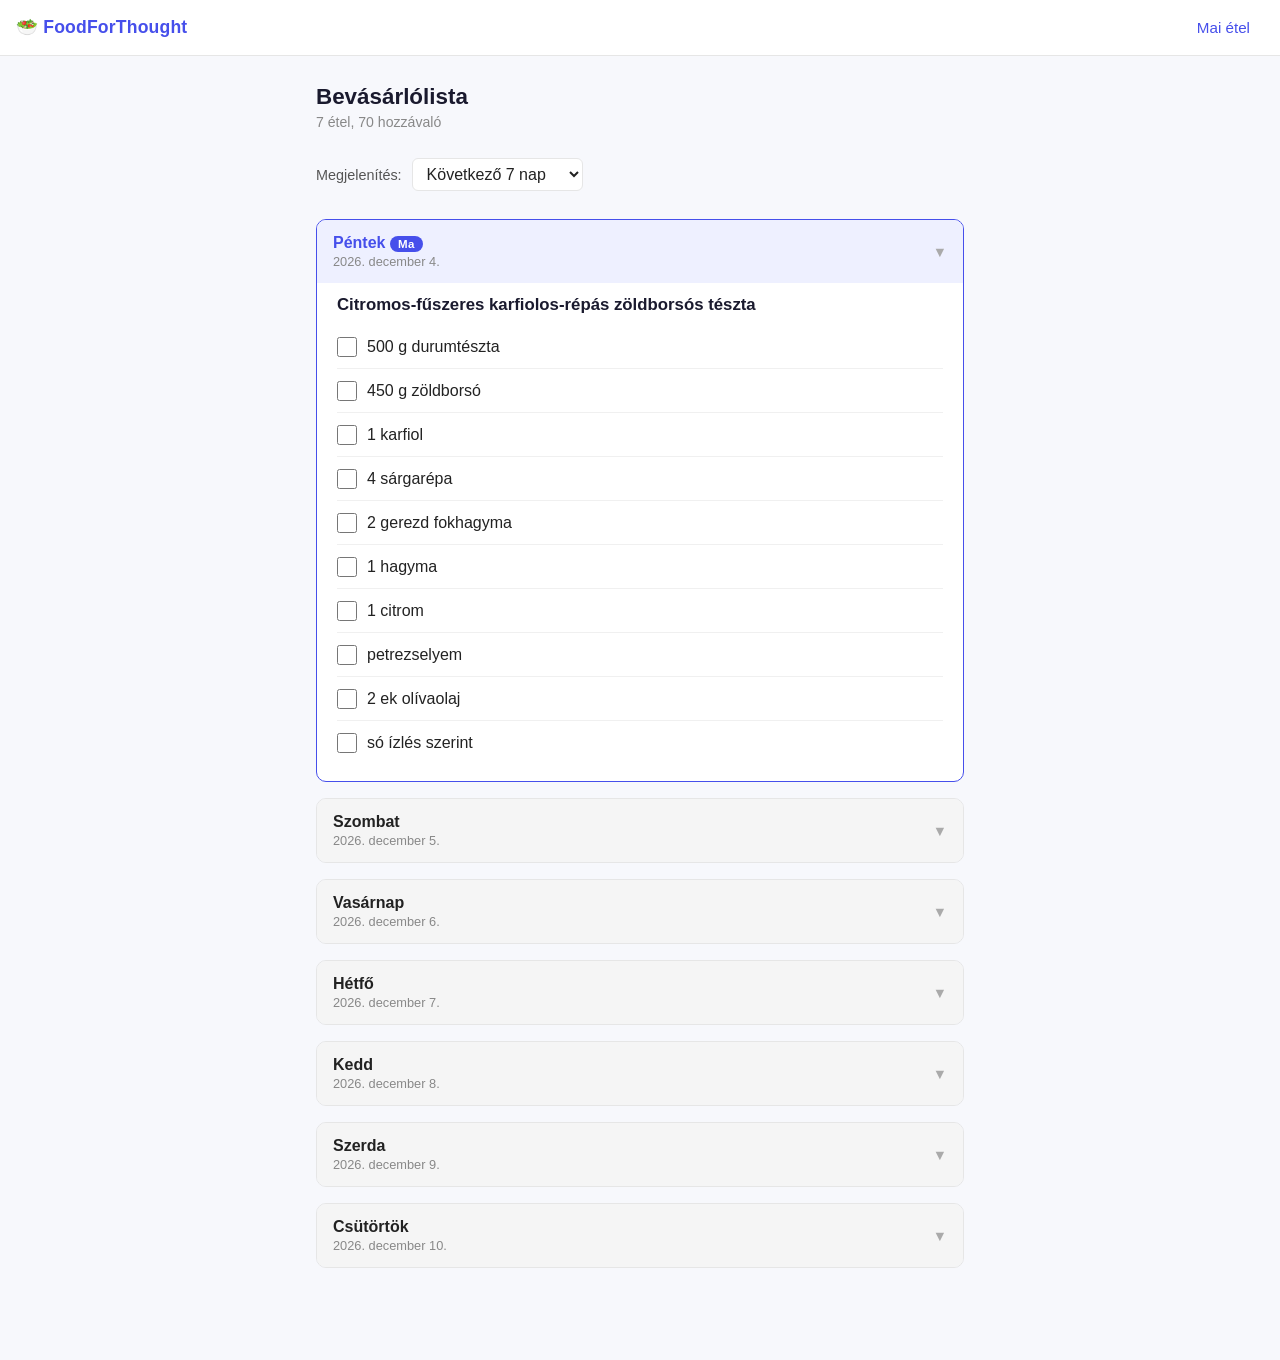
<file: shopping.html>
<!DOCTYPE html>
<html lang="hu">
<head>
  <meta charset="UTF-8" />
  <meta name="viewport" content="width=device-width, initial-scale=1.0, viewport-fit=cover" />
  <title>Bevásárlólista – FoodForThought</title>
  <meta name="theme-color" content="#464feb" />
  <meta name="apple-mobile-web-app-capable" content="yes" />
  <meta name="apple-mobile-web-app-status-bar-style" content="default" />
  <link rel="stylesheet" href="style.css" />
  <link rel="stylesheet" href="shopping.css" />
</head>
<body>

<header>
  <h1>🥗 FoodForThought</h1>
  <nav>
    <a href="index.html">Mai étel</a>
  </nav>
</header>

<main>
  <h2 class="page-title">Bevásárlólista</h2>
  <p class="page-subtitle" id="subtitle"></p>

  <div class="range-bar">
    <label for="range">Megjelenítés:</label>
    <select id="range">
      <option value="3">Következő 3 nap</option>
      <option value="7" selected>Következő 7 nap</option>
      <option value="14">Következő 14 nap</option>
      <option value="all">Összes étel</option>
    </select>
  </div>

  <div id="app"></div>
</main>

<script src="foods-data.js"></script>
<script src="shopping.js"></script>
</body>
</html>
</file>
<file: style.css>
*, *::before, *::after { box-sizing: border-box; margin: 0; padding: 0; }

body {
  font-family: -apple-system, BlinkMacSystemFont, 'Segoe UI', Arial, sans-serif;
  background: #f7f8fc;
  color: #222;
  min-height: 100vh;
  -webkit-font-smoothing: antialiased;
}

header {
  background: #fff;
  border-bottom: 1px solid #e6e6e6;
  padding: env(safe-area-inset-top) 16px 0;
  display: flex;
  align-items: center;
  justify-content: space-between;
  min-height: calc(56px + env(safe-area-inset-top));
  position: sticky;
  top: 0;
  z-index: 10;
}

header h1 {
  font-size: 1.1rem;
  font-weight: 700;
  color: #464feb;
  letter-spacing: 0.01em;
}

nav a {
  text-decoration: none;
  color: #464feb;
  font-size: 0.95rem;
  font-weight: 500;
  padding: 6px 14px;
  min-height: 44px;
  display: inline-flex;
  align-items: center;
  border-radius: 6px;
  transition: background 0.15s;
  -webkit-tap-highlight-color: transparent;
}

nav a:hover { background: #eef0ff; }
nav a.active { background: #464feb; color: #fff; }

@media (hover: none) {
  nav a:hover { background: transparent; }
}
</file>
<file: shopping.css>
main {
  max-width: 680px;
  margin: 28px auto;
  padding: 0 16px max(48px, env(safe-area-inset-bottom));
}

.page-title {
  font-size: 1.4rem;
  font-weight: 700;
  margin-bottom: 4px;
  color: #1a1a2e;
}

.page-subtitle {
  font-size: 0.88rem;
  color: #888;
  margin-bottom: 28px;
}

.range-bar {
  display: flex;
  align-items: center;
  gap: 10px;
  margin-bottom: 28px;
  flex-wrap: wrap;
}

.range-bar label {
  font-size: 0.9rem;
  color: #555;
}

.range-bar select {
  border: 1px solid #e6e6e6;
  border-radius: 6px;
  padding: 6px 10px;
  font-size: 1rem; /* 16px prevents iOS auto-zoom */
  background: #fff;
  color: #222;
  cursor: pointer;
}

.range-bar select:focus { outline: 2px solid #464feb; }

.day-card {
  background: #fff;
  border: 1px solid #e6e6e6;
  border-radius: 10px;
  margin-bottom: 16px;
  overflow: hidden;
}

.day-card.today { border-color: #464feb; }

.day-header {
  display: flex;
  align-items: center;
  justify-content: space-between;
  padding: 14px 16px;
  min-height: 52px;
  background: #f5f5f5;
  cursor: pointer;
  user-select: none;
  -webkit-tap-highlight-color: transparent;
}

.day-card.today .day-header { background: #eef0ff; }

.day-header .day-info { display: flex; flex-direction: column; gap: 2px; }

.day-header .day-name {
  font-weight: 600;
  font-size: 1rem;
}

.day-header .day-date {
  font-size: 0.8rem;
  color: #888;
}

.day-card.today .day-header .day-name { color: #464feb; }

.today-badge {
  font-size: 0.72rem;
  background: #464feb;
  color: #fff;
  padding: 2px 8px;
  border-radius: 20px;
  font-weight: 600;
  letter-spacing: 0.04em;
}

.chevron {
  color: #aaa;
  font-size: 0.9rem;
  transition: transform 0.2s;
}

.day-body {
  padding: 0 20px;
  max-height: 0;
  overflow: hidden;
  transition: max-height 0.25s ease, padding 0.2s;
}

.day-body.open {
  max-height: 600px;
  padding: 12px 20px 16px;
}

.meal-name {
  font-size: 1.05rem;
  font-weight: 600;
  color: #1a1a2e;
  margin-bottom: 10px;
}

.ingredient-list {
  list-style: none;
}

.ingredient-list li {
  display: flex;
  align-items: center;
  gap: 10px;
  padding: 6px 0;
  min-height: 44px;
  border-bottom: 1px solid #f0f0f0;
  font-size: 1rem;
  cursor: pointer;
  transition: opacity 0.15s;
  -webkit-tap-highlight-color: transparent;
}

.ingredient-list li:last-child { border-bottom: none; }

.ingredient-list li.checked {
  opacity: 0.4;
  text-decoration: line-through;
}

.ingredient-list li input[type="checkbox"] {
  accent-color: #464feb;
  width: 20px;
  height: 20px;
  cursor: pointer;
  flex-shrink: 0;
}

.no-items {
  text-align: center;
  padding: 40px 0;
  color: #888;
}

.no-items strong { display: block; color: #444; margin-bottom: 6px; }

@media (max-width: 430px) {
  .day-header { padding: 12px 16px; }
  .day-body.open { padding: 12px 16px 16px; }
  .page-title { font-size: 1.2rem; }
}
</file>
